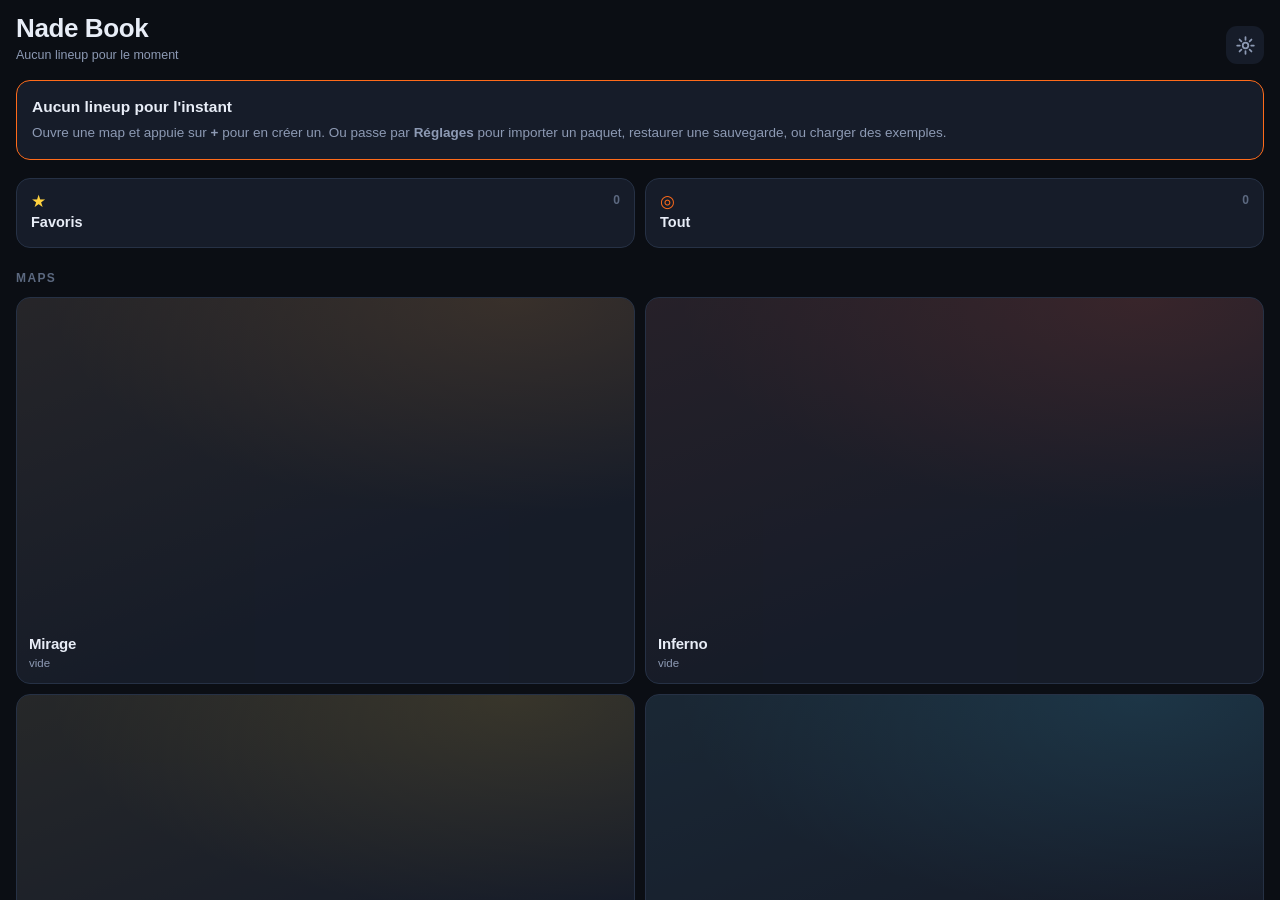
<file: index.html>
<!DOCTYPE html>
<html lang="fr">
<head>
<meta charset="utf-8">
<meta name="viewport" content="width=device-width, initial-scale=1, viewport-fit=cover, maximum-scale=1, user-scalable=no">
<title>Nade Book</title>
<meta name="theme-color" content="#0b0e14">
<link rel="manifest" href="manifest.webmanifest">
<link rel="apple-touch-icon" href="icons/icon-180.png">
<meta name="mobile-web-app-capable" content="yes">
<meta name="apple-mobile-web-app-capable" content="yes">
<meta name="apple-mobile-web-app-status-bar-style" content="black-translucent">
<meta name="apple-mobile-web-app-title" content="Nade Book">
<link rel="stylesheet" href="css/style.css">
</head>
<body>

<div id="app">

  <!-- ======================= VUE : LISTE DES MAPS ======================= -->
  <section class="view" id="view-maps">
    <header class="topbar">
      <div class="topbar-titles">
        <h1>Nade Book</h1>
        <p class="sub" id="stat-line">&mdash;</p>
      </div>
      <button class="icon-btn" id="btn-settings" aria-label="Reglages">
        <svg viewBox="0 0 24 24"><circle cx="12" cy="12" r="3.2" fill="none" stroke="currentColor" stroke-width="2"/><path d="M12 2.5v3M12 18.5v3M2.5 12h3M18.5 12h3M5.2 5.2l2.1 2.1M16.7 16.7l2.1 2.1M18.8 5.2l-2.1 2.1M7.3 16.7l-2.1 2.1" fill="none" stroke="currentColor" stroke-width="2" stroke-linecap="round"/></svg>
      </button>
    </header>

    <div class="scroll">
      <div class="hint" id="empty-hint" hidden></div>
      <div class="quick-row">
        <button class="quick-card fav" data-quick="fav">
          <span class="quick-ico">&#9733;</span>
          <span class="quick-lbl">Favoris</span>
          <span class="quick-count" id="count-fav">0</span>
        </button>
        <button class="quick-card all" data-quick="all">
          <span class="quick-ico">&#9678;</span>
          <span class="quick-lbl">Tout</span>
          <span class="quick-count" id="count-all">0</span>
        </button>
      </div>

      <h2 class="section-title">Maps</h2>
      <div class="map-grid" id="map-grid"></div>
      <div class="pad-bottom"></div>
    </div>
  </section>

  <!-- ======================= VUE : LISTE DES LINEUPS ======================= -->
  <section class="view" id="view-list" hidden>
    <header class="topbar">
      <button class="icon-btn back" id="btn-back-maps" aria-label="Retour">
        <svg viewBox="0 0 24 24"><path d="M15 5l-7 7 7 7" fill="none" stroke="currentColor" stroke-width="2.2" stroke-linecap="round" stroke-linejoin="round"/></svg>
      </button>
      <div class="topbar-titles">
        <h1 id="list-title">Map</h1>
        <p class="sub" id="list-sub">&mdash;</p>
      </div>
    </header>

    <div class="filters">
      <div class="chip-row" id="side-filter">
        <button class="chip active" data-side="all">Tous</button>
        <button class="chip side-t" data-side="T">T</button>
        <button class="chip side-ct" data-side="CT">CT</button>
      </div>
      <div class="chip-row" id="type-filter">
        <button class="chip active" data-type="all">Tous</button>
        <button class="chip t-smoke" data-type="smoke"><i></i>Smoke</button>
        <button class="chip t-flash" data-type="flash"><i></i>Flash</button>
        <button class="chip t-molly" data-type="molly"><i></i>Molo</button>
        <button class="chip t-he"    data-type="he"><i></i>HE</button>
      </div>
      <div class="search-wrap">
        <input type="search" id="search" placeholder="Rechercher (spot, note...)" autocomplete="off">
        <div class="viewmode" id="viewmode">
          <button type="button" data-mode="col2" aria-label="Grille">
            <svg viewBox="0 0 24 24"><rect x="3" y="3" width="8" height="8" rx="1.5"/><rect x="13" y="3" width="8" height="8" rx="1.5"/><rect x="3" y="13" width="8" height="8" rx="1.5"/><rect x="13" y="13" width="8" height="8" rx="1.5"/></svg>
          </button>
          <button type="button" data-mode="col1" aria-label="Grandes images">
            <svg viewBox="0 0 24 24"><rect x="3" y="3" width="18" height="8" rx="1.5"/><rect x="3" y="13" width="18" height="8" rx="1.5"/></svg>
          </button>
        </div>
      </div>
    </div>

    <div class="scroll" id="lineup-scroll">
      <div class="lineup-list cards col2" id="lineup-list"></div>
      <div class="empty" id="list-empty" hidden>
        <p class="empty-ico">&#9673;</p>
        <p class="empty-t">Aucun lineup ici</p>
        <p class="empty-s">Appuie sur + pour en ajouter un.</p>
      </div>
      <div class="pad-bottom"></div>
    </div>

    <button class="fab" id="btn-add" aria-label="Ajouter un lineup">+</button>
  </section>

  <!-- ======================= VUE : DETAIL ======================= -->
  <section class="view detail" id="view-detail" hidden>
    <header class="topbar detail-bar">
      <button class="icon-btn back" id="btn-back-list" aria-label="Retour">
        <svg viewBox="0 0 24 24"><path d="M15 5l-7 7 7 7" fill="none" stroke="currentColor" stroke-width="2.2" stroke-linecap="round" stroke-linejoin="round"/></svg>
      </button>
      <div class="spacer"></div>
      <button class="icon-btn star" id="btn-fav" aria-label="Favori">&#9733;</button>
      <button class="icon-btn" id="btn-edit" aria-label="Modifier">
        <svg viewBox="0 0 24 24"><path d="M4 20h4L19 9l-4-4L4 16v4z" fill="none" stroke="currentColor" stroke-width="2" stroke-linejoin="round"/></svg>
      </button>
    </header>

    <div class="scroll" id="detail-scroll">
      <div class="media-stage" id="media-stage"></div>
      <div class="media-dots" id="media-dots"></div>
      <div class="chapters" id="chapters"></div>

      <div class="detail-body">
        <div class="detail-tags" id="detail-tags"></div>
        <h2 id="detail-title">&mdash;</h2>
        <div class="route" id="detail-route"></div>
        <div class="tech" id="detail-tech"></div>
        <p class="notes" id="detail-notes"></p>
        <a class="source-link" id="detail-source" hidden target="_blank" rel="noopener">
          <span>Fiche d'origine sur <b>csnades.app</b></span>
          <span class="arrow-out">&#8599;</span>
        </a>
      </div>
      <div class="pad-bottom"></div>
    </div>
  </section>

</div>

<!-- ======================= FEUILLE : FORMULAIRE ======================= -->
<div class="sheet-backdrop" id="sheet-backdrop" hidden></div>
<section class="sheet" id="sheet-form" hidden>
  <div class="sheet-head">
    <button class="txt-btn" id="form-cancel">Annuler</button>
    <strong id="form-title">Nouveau lineup</strong>
    <button class="txt-btn accent" id="form-save">OK</button>
  </div>
  <div class="sheet-scroll">
    <form id="form" onsubmit="return false">

      <label class="fld">
        <span>Titre</span>
        <input id="f-title" placeholder="ex. Smoke Window jump-throw">
      </label>

      <div class="fld-row">
        <label class="fld">
          <span>Map</span>
          <select id="f-map"></select>
        </label>
        <label class="fld">
          <span>Side</span>
          <select id="f-side">
            <option value="T">T</option>
            <option value="CT">CT</option>
          </select>
        </label>
      </div>

      <div class="fld">
        <span>Type de grenade</span>
        <div class="seg" id="f-type">
          <button type="button" class="seg-b t-smoke active" data-v="smoke">Smoke</button>
          <button type="button" class="seg-b t-flash" data-v="flash">Flash</button>
          <button type="button" class="seg-b t-molly" data-v="molly">Molo</button>
          <button type="button" class="seg-b t-he"    data-v="he">HE</button>
        </div>
      </div>

      <div class="fld-row">
        <label class="fld">
          <span>Depuis</span>
          <input id="f-from" placeholder="ex. T Spawn">
        </label>
        <label class="fld">
          <span>Vers</span>
          <input id="f-to" placeholder="ex. Window">
        </label>
      </div>

      <div class="fld">
        <span>Technique</span>
        <div class="seg wrap" id="f-tech">
          <button type="button" class="seg-b active" data-v="">&mdash;</button>
          <button type="button" class="seg-b" data-v="stand">Statique</button>
          <button type="button" class="seg-b" data-v="jump">Jump-throw</button>
          <button type="button" class="seg-b" data-v="run">Run-throw</button>
          <button type="button" class="seg-b" data-v="runjump">Run + Jump</button>
          <button type="button" class="seg-b" data-v="walk">Walk-throw</button>
        </div>
      </div>

      <label class="fld">
        <span>Notes</span>
        <textarea id="f-notes" rows="3" placeholder="Aligner le coin du toit sur le crosshair, clic gauche..."></textarea>
      </label>

      <div class="fld">
        <span>Medias (video, GIF, image)</span>
        <div class="media-picker">
          <label class="pick-btn">
            <input type="file" id="f-file" accept="video/*,image/*" multiple hidden>
            <span>+ Fichiers</span>
          </label>
          <button type="button" class="pick-btn" id="f-link-btn">Lien</button>
        </div>
        <div class="thumbs" id="f-thumbs"></div>
      </div>

      <button type="button" class="danger-btn" id="f-delete" hidden>Supprimer ce lineup</button>
      <div class="pad-bottom"></div>
    </form>
  </div>
</section>

<!-- ======================= FEUILLE : REGLAGES ======================= -->
<section class="sheet" id="sheet-settings" hidden>
  <div class="sheet-head">
    <button class="txt-btn" id="set-close">Fermer</button>
    <strong>Reglages</strong>
    <span style="width:60px"></span>
  </div>
  <div class="sheet-scroll">
    <div class="set-group">
      <p class="set-note" id="storage-note">&mdash;</p>
    </div>
    <div class="set-group">
      <button class="set-row" id="btn-local" hidden>
        <span class="set-ico">&#9889;</span><span>Importer depuis le PC<br><small style="color:var(--txt-3)">directement depuis media/ — test local</small></span>
      </button>
      <label class="set-row">
        <input type="file" id="bundle-file" accept=".json,application/json,video/*,image/*" multiple hidden>
        <span class="set-ico">&#128230;</span><span>Importer un paquet<br><small style="color:var(--txt-3)">le .json + les vidéos, tout d'un coup</small></span>
      </label>
    </div>
    <div class="set-group">
      <button class="set-row" id="btn-export"><span class="set-ico">&#8593;</span><span>Exporter une sauvegarde (.json)</span></button>
      <label class="set-row">
        <input type="file" id="import-file" accept="application/json,.json" hidden>
        <span class="set-ico">&#8595;</span><span>Importer une sauvegarde</span>
      </label>
      <button class="set-row" id="btn-demo"><span class="set-ico">&#10022;</span><span>Charger 8 lineups d'exemple</span></button>
    </div>
    <div class="set-group">
      <button class="set-row danger" id="btn-wipe"><span class="set-ico">&#9003;</span><span>Tout effacer</span></button>
    </div>
    <p class="set-foot">Nade Book &mdash; tes lineups sont stockes uniquement sur cet appareil.</p>
    <div class="pad-bottom"></div>
  </div>
</section>

<div id="toast" class="toast" hidden></div>

<script src="js/db.js"></script>
<script src="js/app.js"></script>
</body>
</html>
</file>
<file: css/style.css>
/* ============================================================
   Nade Book - feuille de style unique
   Cible : iPhone (Safari / PWA plein ecran)
   ============================================================ */

:root{
  --bg:        #0b0e14;
  --bg-2:      #121722;
  --card:      #161c29;
  --card-hi:   #1d2534;
  --line:      #263145;
  --txt:       #e8edf7;
  --txt-2:     #8d9ab4;
  --txt-3:     #5c6980;
  --accent:    #ff6b1a;

  /* couleurs par type de grenade */
  --c-smoke: #b9c4d6;
  --c-flash: #ffd23f;
  --c-molly: #ff6b3d;
  --c-he:    #8fbf3f;

  --c-t:  #e0a83c;   /* Terroriste  */
  --c-ct: #4a90d9;   /* Anti-terro  */

  --r:   14px;
  --r-s: 10px;

  /* encoches / barre home de l'iPhone */
  --sat: env(safe-area-inset-top, 0px);
  --sab: env(safe-area-inset-bottom, 0px);
}

*{ box-sizing:border-box; -webkit-tap-highlight-color:transparent; }

html,body{
  margin:0; padding:0; height:100%;
  overflow:hidden;                 /* le scroll se fait dans .scroll */
  background:var(--bg);
  color:var(--txt);
  font:400 16px/1.45 -apple-system, BlinkMacSystemFont, "SF Pro Text", "Segoe UI", Roboto, sans-serif;
  -webkit-font-smoothing:antialiased;
  overscroll-behavior:none;
}

button,input,select,textarea{ font:inherit; color:inherit; }
button{ background:none; border:0; cursor:pointer; }

/* ---------- structure des vues ---------- */
#app{ position:fixed; inset:0; }

.view{
  position:absolute; inset:0;
  display:flex; flex-direction:column;
  background:var(--bg);
}
.view[hidden]{ display:none; }

.scroll{
  flex:1; overflow-y:auto;
  -webkit-overflow-scrolling:touch;
  overscroll-behavior:contain;
  padding:0 16px;
}
.pad-bottom{ height:calc(90px + var(--sab)); }

/* ---------- barre du haut ---------- */
.topbar{
  display:flex; align-items:flex-end; gap:10px;
  padding:calc(var(--sat) + 14px) 16px 12px;
  background:linear-gradient(180deg,var(--bg) 70%, transparent);
  flex:none;
}
.topbar-titles{ flex:1; min-width:0; }
.topbar h1{
  margin:0; font-size:26px; line-height:1.15; font-weight:800;
  letter-spacing:-.4px;
  white-space:nowrap; overflow:hidden; text-overflow:ellipsis;
}
.topbar .sub{
  margin:2px 0 0; font-size:12.5px; color:var(--txt-2);
  white-space:nowrap; overflow:hidden; text-overflow:ellipsis;
}

.icon-btn{
  width:38px; height:38px; flex:none;
  display:grid; place-items:center;
  border-radius:11px; background:var(--card); color:var(--txt-2);
  transition:transform .12s, background .15s, color .15s;
}
.icon-btn:active{ transform:scale(.9); }
.icon-btn svg{ width:21px; height:21px; fill:currentColor; }
.icon-btn.back{ background:transparent; color:var(--txt); width:34px; margin-bottom:2px; }
.icon-btn.back svg{ fill:none; }
.icon-btn.star{ font-size:19px; }
.icon-btn.star.on{ color:#ffd23f; background:rgba(255,210,63,.14); }
.spacer{ flex:1; }
.detail-bar{ background:none; align-items:center; }

/* ---------- raccourcis Favoris / Tout ---------- */
.quick-row{ display:grid; grid-template-columns:1fr 1fr; gap:10px; margin:4px 0 22px; }
.quick-card{
  position:relative; text-align:left;
  padding:14px; border-radius:var(--r);
  background:var(--card); border:1px solid var(--line);
  display:flex; flex-direction:column; gap:2px;
  transition:transform .12s;
}
.quick-card:active{ transform:scale(.97); }
.quick-ico{ font-size:17px; line-height:1; }
.quick-card.fav .quick-ico{ color:#ffd23f; }
.quick-card.all .quick-ico{ color:var(--accent); }
.quick-lbl{ font-size:14.5px; font-weight:650; }
.quick-count{
  position:absolute; top:13px; right:14px;
  font-size:12px; font-weight:700; color:var(--txt-3);
  font-variant-numeric:tabular-nums;
}

/* ---------- message d'accueil quand l'app est vide ---------- */
.hint{
  margin:4px 0 18px; padding:15px;
  background:var(--card); border:1px solid var(--accent); border-radius:var(--r);
}
.hint[hidden]{ display:none; }
.hint h3{ margin:0 0 5px; font-size:15.5px; font-weight:700; }
.hint p{ margin:0; font-size:13.5px; color:var(--txt-2); line-height:1.5; }
.hint button{
  margin-top:11px; width:100%; padding:11px;
  border-radius:10px; background:var(--accent); color:#fff;
  font-size:14.5px; font-weight:700;
}
.hint button:active{ opacity:.75; }

.section-title{
  margin:0 0 10px; font-size:12px; font-weight:700;
  letter-spacing:1.4px; text-transform:uppercase; color:var(--txt-3);
}

/* ---------- grille des maps ---------- */
.map-grid{ display:grid; grid-template-columns:1fr 1fr; gap:10px; }

.map-card{
  position:relative; overflow:hidden;
  aspect-ratio:16/10;
  border-radius:var(--r);
  border:1px solid var(--line);
  background:var(--card);
  display:flex; flex-direction:column; justify-content:flex-end;
  padding:11px 12px; text-align:left;
  transition:transform .12s, border-color .15s;
}
.map-card:active{ transform:scale(.97); }
.map-card .mc-bg{
  position:absolute; inset:0;
  opacity:.5;
}
.map-card .mc-name{
  position:relative; font-size:15px; font-weight:750; letter-spacing:-.2px;
}
.map-card .mc-meta{
  position:relative; font-size:11.5px; color:var(--txt-2); margin-top:1px;
  font-variant-numeric:tabular-nums;
}
.map-card .mc-dots{
  position:absolute; top:11px; right:11px;
  display:flex; gap:3px;
}
.map-card .mc-dots i{ width:6px; height:6px; border-radius:50%; display:block; }

/* ---------- filtres ---------- */
.filters{ flex:none; padding:0 16px 10px; }
.chip-row{
  display:flex; gap:7px; overflow-x:auto; padding-bottom:8px;
  scrollbar-width:none;
}
.chip-row::-webkit-scrollbar{ display:none; }

.chip{
  flex:none; display:inline-flex; align-items:center; gap:6px;
  padding:7px 13px; border-radius:999px;
  background:var(--card); border:1px solid var(--line);
  font-size:13.5px; font-weight:600; color:var(--txt-2);
  transition:transform .1s, background .15s, color .15s, border-color .15s;
}
.chip:active{ transform:scale(.94); }
.chip i{ width:8px; height:8px; border-radius:50%; background:currentColor; display:block; }
.chip.t-smoke i{ background:var(--c-smoke); }
.chip.t-flash i{ background:var(--c-flash); }
.chip.t-molly i{ background:var(--c-molly); }
.chip.t-he    i{ background:var(--c-he); }

.chip.active{ background:var(--txt); color:#0b0e14; border-color:var(--txt); }
.chip.side-t.active{ background:var(--c-t);  border-color:var(--c-t);  color:#221703; }
.chip.side-ct.active{ background:var(--c-ct); border-color:var(--c-ct); color:#03121f; }
.chip.t-smoke.active{ background:var(--c-smoke); border-color:var(--c-smoke); color:#0b0e14; }
.chip.t-flash.active{ background:var(--c-flash); border-color:var(--c-flash); color:#241d00; }
.chip.t-molly.active{ background:var(--c-molly); border-color:var(--c-molly); color:#230a02; }
.chip.t-he.active{    background:var(--c-he);    border-color:var(--c-he);    color:#111c00; }
.chip.active i{ display:none; }

.search-wrap{ margin-top:2px; display:flex; gap:7px; align-items:center; }
#search{
  flex:1; min-width:0; padding:10px 13px;
  border-radius:11px; border:1px solid var(--line);
  background:var(--card); color:var(--txt);
  font-size:15px; -webkit-appearance:none;
}
#search::placeholder{ color:var(--txt-3); }
#search:focus{ outline:none; border-color:var(--accent); }

/* ---------- liste des lineups ---------- */
.lineup-list{ display:flex; flex-direction:column; gap:9px; }

.lu{
  display:flex; gap:11px; align-items:center;
  padding:9px; border-radius:var(--r);
  background:var(--card); border:1px solid var(--line);
  transition:transform .1s;
  text-align:left; width:100%;
}
.lu:active{ transform:scale(.985); }

.lu-thumb{
  width:74px; height:56px; flex:none;
  border-radius:var(--r-s); overflow:hidden;
  background:var(--bg-2);
  display:grid; place-items:center;
  position:relative;
}
.lu-thumb img, .lu-thumb video{ width:100%; height:100%; object-fit:cover; display:block; }
.lu-thumb .ph{ font-size:19px; opacity:.55; }
.lu-thumb .cnt{
  position:absolute; bottom:3px; right:4px;
  font-size:9.5px; font-weight:700; padding:1px 4px; border-radius:5px;
  background:rgba(0,0,0,.65); color:#fff;
}

.lu-body{ flex:1; min-width:0; }
.lu-title{
  font-size:15px; font-weight:650; letter-spacing:-.2px;
  white-space:nowrap; overflow:hidden; text-overflow:ellipsis;
}
.lu-route{
  font-size:12.5px; color:var(--txt-2); margin-top:1px;
  white-space:nowrap; overflow:hidden; text-overflow:ellipsis;
}
.lu-tags{ display:flex; gap:5px; margin-top:6px; align-items:center; flex-wrap:wrap; }

/* ---------- affichage en cartes ----------
   Une vignette de 74 px ne permet pas de distinguer deux reperes de
   visee d'un coup d'oeil. En carte, l'image occupe toute la largeur
   de la colonne : ~190 pt en grille, ~400 pt en grand. */
.lineup-list.cards{ display:grid; gap:11px; }
.lineup-list.cards.col2{ grid-template-columns:1fr 1fr; }
.lineup-list.cards.col1{ grid-template-columns:1fr; }

.lineup-list.cards .lu{
  flex-direction:column; align-items:stretch;
  gap:0; padding:0; overflow:hidden;
}
.lineup-list.cards .lu-thumb{
  width:100%; height:auto; aspect-ratio:4/3;
  border-radius:0;
}
.lineup-list.cards .lu-thumb .ph{ font-size:26px; }
.lineup-list.cards .lu-thumb .cnt{ bottom:6px; right:7px; font-size:11px; }
.lineup-list.cards .lu-body{ padding:9px 11px 11px; }
.lineup-list.cards .lu-title{ white-space:normal; }
.lineup-list.cards .lu-route{ white-space:normal; }

.lineup-list.cards.col1 .lu-title{ font-size:18px; }
.lineup-list.cards.col1 .lu-route{ font-size:14px; margin-top:2px; }
.lineup-list.cards.col1 .lu-body{ padding:12px 14px 14px; }
.lineup-list.cards.col1 .tag{ font-size:11px; padding:3px 7px; }

/* ---------- selecteur de taille ---------- */
.viewmode{ display:flex; gap:4px; flex:none; }
.viewmode button{
  width:38px; height:38px; border-radius:10px;
  background:var(--card); border:1px solid var(--line);
  color:var(--txt-3); display:grid; place-items:center;
  transition:transform .1s, background .15s, color .15s;
}
.viewmode button:active{ transform:scale(.9); }
.viewmode button.on{ background:var(--txt); border-color:var(--txt); color:#0b0e14; }
.viewmode svg{ width:17px; height:17px; fill:currentColor; }

.tag{
  font-size:10px; font-weight:750; letter-spacing:.5px; text-transform:uppercase;
  padding:2.5px 6px; border-radius:5px;
}
.tag.side-T { background:rgba(224,168,60,.16);  color:var(--c-t); }
.tag.side-CT{ background:rgba(74,144,217,.16);  color:var(--c-ct); }
.tag.ty-smoke{ background:rgba(185,196,214,.15); color:var(--c-smoke); }
.tag.ty-flash{ background:rgba(255,210,63,.15);  color:var(--c-flash); }
.tag.ty-molly{ background:rgba(255,107,61,.15);  color:var(--c-molly); }
.tag.ty-he   { background:rgba(143,191,63,.15);  color:var(--c-he); }
.tag.map     { background:var(--card-hi);        color:var(--txt-2); }
.tag.tech    { background:transparent; color:var(--txt-3); padding-left:0; }
.lu-star{ color:#ffd23f; font-size:12px; }

/* ---------- etat vide ---------- */
.empty{ text-align:center; padding:56px 20px; color:var(--txt-3); }
.empty-ico{ font-size:34px; margin:0 0 10px; opacity:.35; }
.empty-t{ margin:0; font-size:16px; font-weight:650; color:var(--txt-2); }
.empty-s{ margin:5px 0 0; font-size:13.5px; }

/* ---------- bouton flottant ---------- */
.fab{
  position:absolute; right:18px; bottom:calc(20px + var(--sab));
  width:56px; height:56px; border-radius:50%;
  background:var(--accent); color:#fff;
  font-size:30px; font-weight:300; line-height:1;
  display:grid; place-items:center;
  box-shadow:0 6px 22px rgba(255,107,26,.42);
  transition:transform .12s;
}
.fab:active{ transform:scale(.9); }

/* ---------- detail ---------- */
/* Les clips CS sont en 4:3 (1440x1080, 1600x1200). Un cadre 16:9
   les afficherait minuscules entre deux bandes noires laterales. */
.media-stage{
  margin:0 -16px;
  background:#000;
  aspect-ratio:4/3;
  display:flex; overflow-x:auto; scroll-snap-type:x mandatory;
  scrollbar-width:none;
}
.media-stage::-webkit-scrollbar{ display:none; }
.media-stage > *{
  flex:0 0 100%; width:100%; height:100%;
  scroll-snap-align:center;
  object-fit:contain; background:#000; display:block; border:0;
}
.media-stage .none{
  display:grid; place-items:center; color:var(--txt-3);
  font-size:13px; text-align:center; padding:20px;
  background:var(--bg-2);
}
.media-stage a.linkcard{
  display:grid; place-items:center; gap:6px; align-content:center;
  color:var(--txt); text-decoration:none; background:var(--bg-2);
  font-size:14px; padding:20px; text-align:center; word-break:break-all;
}

.media-dots{ display:flex; justify-content:center; gap:5px; padding:9px 0 2px; }
.media-dots i{
  width:6px; height:6px; border-radius:50%; background:var(--line); display:block;
  transition:background .2s;
}
.media-dots i.on{ background:var(--txt-2); }

/* ---------- chapitres du clip ---------- */
.chapters{ display:flex; gap:6px; margin:10px 0 2px; }
.chapters:empty{ display:none; }
.chapters button{
  flex:1; padding:9px 4px; border-radius:10px;
  background:var(--card); border:1px solid var(--line);
  font-size:12.5px; font-weight:650; color:var(--txt-2);
  transition:transform .1s, background .15s, color .15s, border-color .15s;
}
.chapters button:active{ transform:scale(.93); }
.chapters button.on{ background:var(--accent); border-color:var(--accent); color:#fff; }

/* ---------- lien vers la fiche d'origine ---------- */
.source-link{
  display:flex; align-items:center; gap:8px;
  margin-top:14px; padding:11px 13px;
  background:var(--card); border:1px solid var(--line); border-radius:var(--r);
  color:var(--txt-2); font-size:13px; text-decoration:none;
}
.source-link b{ color:var(--txt); font-weight:650; }
.source-link:active{ background:var(--card-hi); }
.source-link .arrow-out{ margin-left:auto; color:var(--txt-3); }

.detail-body{ padding:8px 0 0; }
.detail-tags{ display:flex; gap:6px; flex-wrap:wrap; margin-bottom:9px; }
.detail-body h2{
  margin:0; font-size:22px; font-weight:800; letter-spacing:-.4px; line-height:1.25;
}
.route{
  margin-top:9px; font-size:15px; color:var(--txt-2);
  display:flex; align-items:center; gap:8px; flex-wrap:wrap;
}
.route b{ color:var(--txt); font-weight:650; }
.route .arrow{ color:var(--accent); font-weight:700; }
.tech{ margin-top:9px; }
.tech span{
  display:inline-block; padding:5px 11px; border-radius:8px;
  background:var(--card-hi); border:1px solid var(--line);
  font-size:13px; font-weight:600; color:var(--txt);
}
.notes{
  margin:15px 0 0; padding:13px;
  background:var(--card); border:1px solid var(--line); border-radius:var(--r);
  font-size:14.5px; line-height:1.55; color:var(--txt-2);
  white-space:pre-wrap;
}
.notes:empty{ display:none; }

/* ---------- feuilles modales ---------- */
.sheet-backdrop{
  position:fixed; inset:0; background:rgba(0,0,0,.55);
  z-index:40; animation:fade .2s;
}
@keyframes fade{ from{opacity:0} }

.sheet{
  position:fixed; left:0; right:0; bottom:0; z-index:50;
  max-height:94dvh;
  display:flex; flex-direction:column;
  background:var(--bg-2);
  border-radius:20px 20px 0 0;
  border-top:1px solid var(--line);
  animation:slideup .28s cubic-bezier(.32,.72,0,1);
}
@keyframes slideup{ from{ transform:translateY(100%) } }
.sheet[hidden]{ display:none; }

.sheet-head{
  flex:none; display:flex; align-items:center; justify-content:space-between;
  padding:15px 16px 12px; border-bottom:1px solid var(--line);
}
.sheet-head strong{ font-size:15.5px; font-weight:700; }
.txt-btn{ font-size:15.5px; color:var(--txt-2); padding:4px 2px; min-width:60px; text-align:left; }
.txt-btn.accent{ color:var(--accent); font-weight:700; text-align:right; }
.txt-btn:active{ opacity:.5; }

.sheet-scroll{
  flex:1; overflow-y:auto; -webkit-overflow-scrolling:touch;
  overscroll-behavior:contain; padding:16px;
}
.sheet-scroll .pad-bottom{ height:calc(24px + var(--sab)); }

/* ---------- champs de formulaire ---------- */
.fld{ display:block; margin-bottom:15px; }
.fld > span{
  display:block; font-size:11.5px; font-weight:700;
  letter-spacing:1px; text-transform:uppercase; color:var(--txt-3);
  margin-bottom:6px;
}
.fld input, .fld select, .fld textarea{
  width:100%; padding:11px 13px;
  background:var(--card); border:1px solid var(--line); border-radius:11px;
  color:var(--txt); font-size:16px;   /* 16px = pas de zoom auto iOS */
  -webkit-appearance:none; appearance:none;
}
.fld textarea{ resize:none; line-height:1.5; }
.fld input:focus, .fld select:focus, .fld textarea:focus{
  outline:none; border-color:var(--accent);
}
.fld select{
  background-image:url("data:image/svg+xml;utf8,<svg xmlns='http://www.w3.org/2000/svg' viewBox='0 0 12 8'><path d='M1 1l5 5 5-5' fill='none' stroke='%238d9ab4' stroke-width='1.8' stroke-linecap='round'/></svg>");
  background-repeat:no-repeat; background-position:right 12px center; background-size:11px;
  padding-right:32px;
}
.fld-row{ display:grid; grid-template-columns:1fr 1fr; gap:11px; }

.seg{ display:flex; gap:6px; }
.seg.wrap{ flex-wrap:wrap; }
.seg-b{
  flex:1; padding:9px 6px; border-radius:10px;
  background:var(--card); border:1px solid var(--line);
  font-size:13px; font-weight:650; color:var(--txt-2);
  transition:transform .1s;
}
.seg.wrap .seg-b{ flex:0 0 auto; padding:8px 13px; }
.seg-b:active{ transform:scale(.94); }
.seg-b.active{ background:var(--txt); border-color:var(--txt); color:#0b0e14; }
.seg-b.t-smoke.active{ background:var(--c-smoke); border-color:var(--c-smoke); color:#0b0e14; }
.seg-b.t-flash.active{ background:var(--c-flash); border-color:var(--c-flash); color:#241d00; }
.seg-b.t-molly.active{ background:var(--c-molly); border-color:var(--c-molly); color:#230a02; }
.seg-b.t-he.active{    background:var(--c-he);    border-color:var(--c-he);    color:#111c00; }

/* ---------- selecteur de medias ---------- */
.media-picker{ display:flex; gap:9px; }
.pick-btn{
  flex:1; text-align:center; padding:13px 8px;
  border-radius:11px; border:1.5px dashed var(--line);
  background:var(--card); color:var(--txt-2);
  font-size:14px; font-weight:600; cursor:pointer;
  transition:transform .1s, border-color .15s, color .15s;
}
.pick-btn:active{ transform:scale(.96); border-color:var(--accent); color:var(--accent); }

.thumbs{ display:flex; gap:8px; flex-wrap:wrap; margin-top:11px; }
.thumbs:empty{ display:none; }
.th{
  position:relative; width:76px; height:76px;
  border-radius:var(--r-s); overflow:hidden;
  background:var(--bg); border:1px solid var(--line);
  display:grid; place-items:center;
}
.th img, .th video{ width:100%; height:100%; object-fit:cover; }
.th .lk{ font-size:10px; color:var(--txt-2); padding:5px; text-align:center; word-break:break-all; line-height:1.3; }
.th .rm{
  position:absolute; top:3px; right:3px;
  width:20px; height:20px; border-radius:50%;
  background:rgba(0,0,0,.72); color:#fff;
  font-size:13px; line-height:1; display:grid; place-items:center;
}

.danger-btn{
  width:100%; margin-top:8px; padding:13px;
  border-radius:11px; background:rgba(255,69,58,.12);
  color:#ff6961; font-size:15px; font-weight:650;
}
.danger-btn:active{ opacity:.6; }

/* ---------- reglages ---------- */
.set-group{
  background:var(--card); border:1px solid var(--line);
  border-radius:var(--r); overflow:hidden; margin-bottom:15px;
}
.set-row{
  display:flex; align-items:center; gap:11px; width:100%;
  padding:14px 15px; text-align:left; font-size:15px;
  border-bottom:1px solid var(--line);
}
.set-row:last-child{ border-bottom:0; }
.set-row:active{ background:var(--card-hi); }
.set-row.danger{ color:#ff6961; }
.set-ico{ width:20px; text-align:center; font-size:15px; color:var(--txt-2); flex:none; }
.set-row.danger .set-ico{ color:#ff6961; }
.set-note{ margin:0; padding:14px 15px; font-size:13.5px; color:var(--txt-2); line-height:1.5; }
.set-foot{ font-size:12px; color:var(--txt-3); text-align:center; margin:22px 0 0; }

/* ---------- toast ---------- */
.toast{
  position:fixed; left:50%; bottom:calc(30px + var(--sab));
  transform:translateX(-50%);
  background:var(--card-hi); border:1px solid var(--line);
  color:var(--txt); padding:11px 18px; border-radius:999px;
  font-size:14px; font-weight:600; z-index:90;
  box-shadow:0 8px 26px rgba(0,0,0,.5);
  animation:toastin .25s;
  max-width:88vw; text-align:center;
}
@keyframes toastin{ from{ opacity:0; transform:translate(-50%,12px) } }
.toast[hidden]{ display:none; }
</file>
